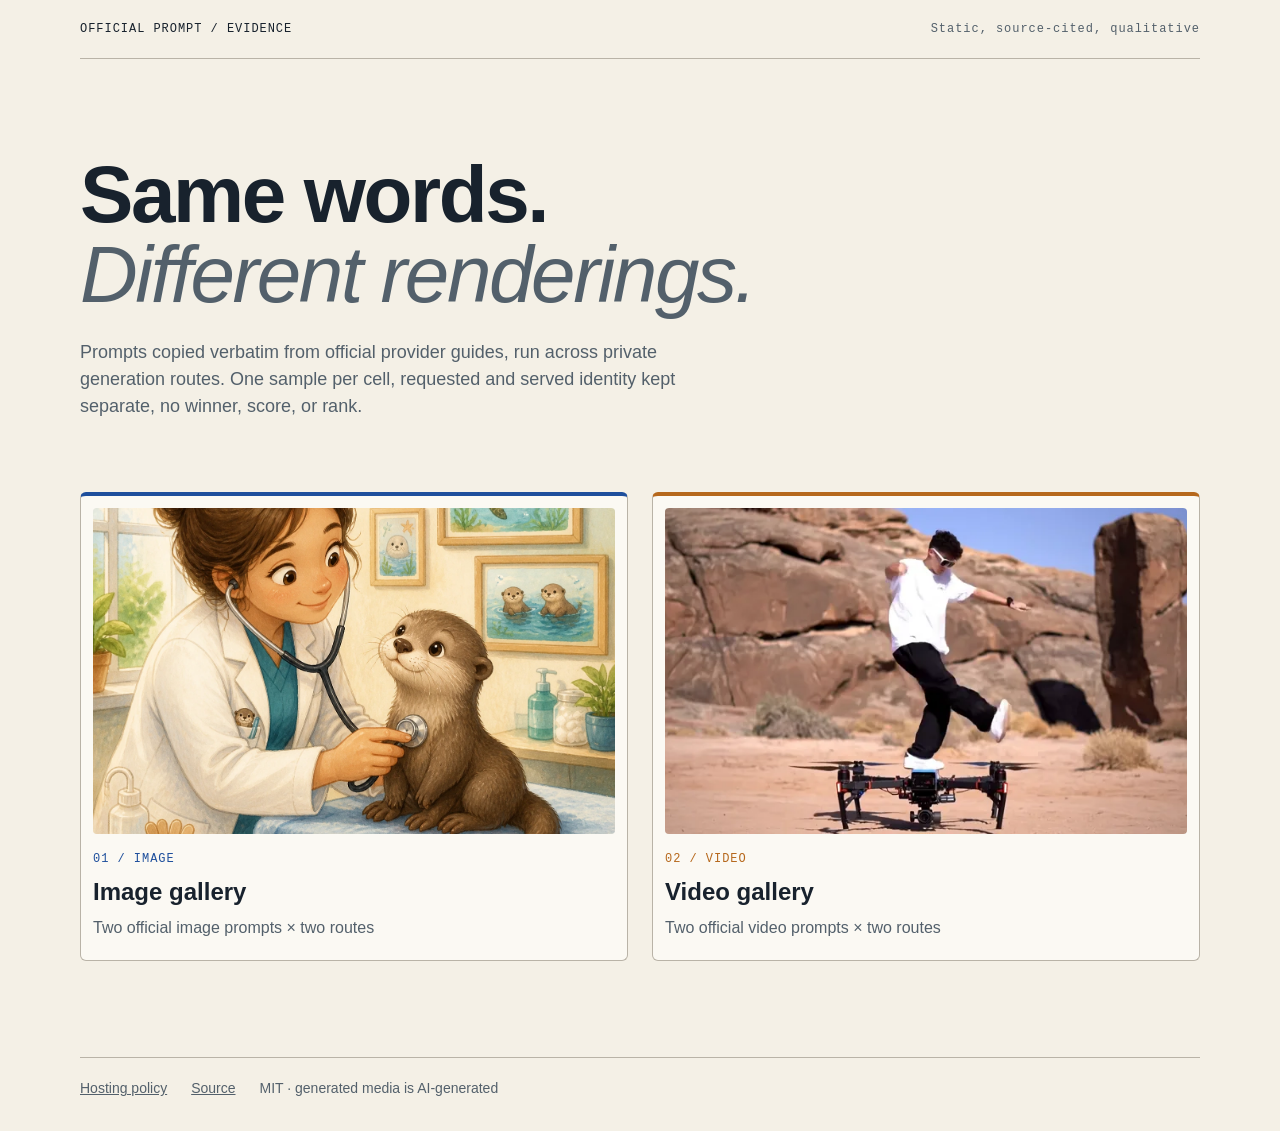
<file: index.html>
<!doctype html>
<html lang="en">
<head>
  <meta charset="utf-8">
  <meta name="viewport" content="width=device-width, initial-scale=1">
  <meta name="description" content="Source-cited evidence sheets comparing official image and video prompts across generation routes.">
  <meta name="referrer" content="no-referrer">
  <meta name="color-scheme" content="light">
  <meta http-equiv="Content-Security-Policy" content="default-src 'self'; img-src 'self' data:; script-src 'none'; style-src 'self'; connect-src 'none'; object-src 'none'; base-uri 'self'; form-action 'self'">
  <title>Official prompt gallery</title>
  <link rel="stylesheet" href="assets/landing.css">
</head>
<body>
  <header class="site-header">
    <p class="eyebrow">OFFICIAL PROMPT / EVIDENCE</p>
    <p class="header-note">Static, source-cited, qualitative</p>
  </header>
  <main>
    <section class="intro" aria-labelledby="page-heading">
      <h1 id="page-heading">Same words.<br><em>Different renderings.</em></h1>
      <p class="dek">Prompts copied verbatim from official provider guides, run across private generation routes. One sample per cell, requested and served identity kept separate, no winner, score, or rank.</p>
    </section>
    <ul class="galleries" aria-label="Galleries">
      <li>
        <a class="gallery gallery-image" href="image/">
          <img src="image/media/openai-official-01--codex-image.webp" alt="" width="640" height="400" loading="eager">
          <span class="gallery-index">01 / IMAGE</span>
          <span class="gallery-title">Image gallery</span>
          <span class="gallery-note">Two official image prompts × two routes</span>
        </a>
      </li>
      <li>
        <a class="gallery gallery-video" href="video/">
          <img src="video/media/minimax-official-01--minimax-h3.poster.webp" alt="" width="640" height="400" loading="eager">
          <span class="gallery-index">02 / VIDEO</span>
          <span class="gallery-title">Video gallery</span>
          <span class="gallery-note">Two official video prompts × two routes</span>
        </a>
      </li>
    </ul>
  </main>
  <footer class="site-footer">
    <a href="docs/hosting-policy.md">Hosting policy</a>
    <a href="https://github.com/oldwinter/official-prompt-gallery">Source</a>
    <span>MIT · generated media is AI-generated</span>
  </footer>
</body>
</html>
</file>
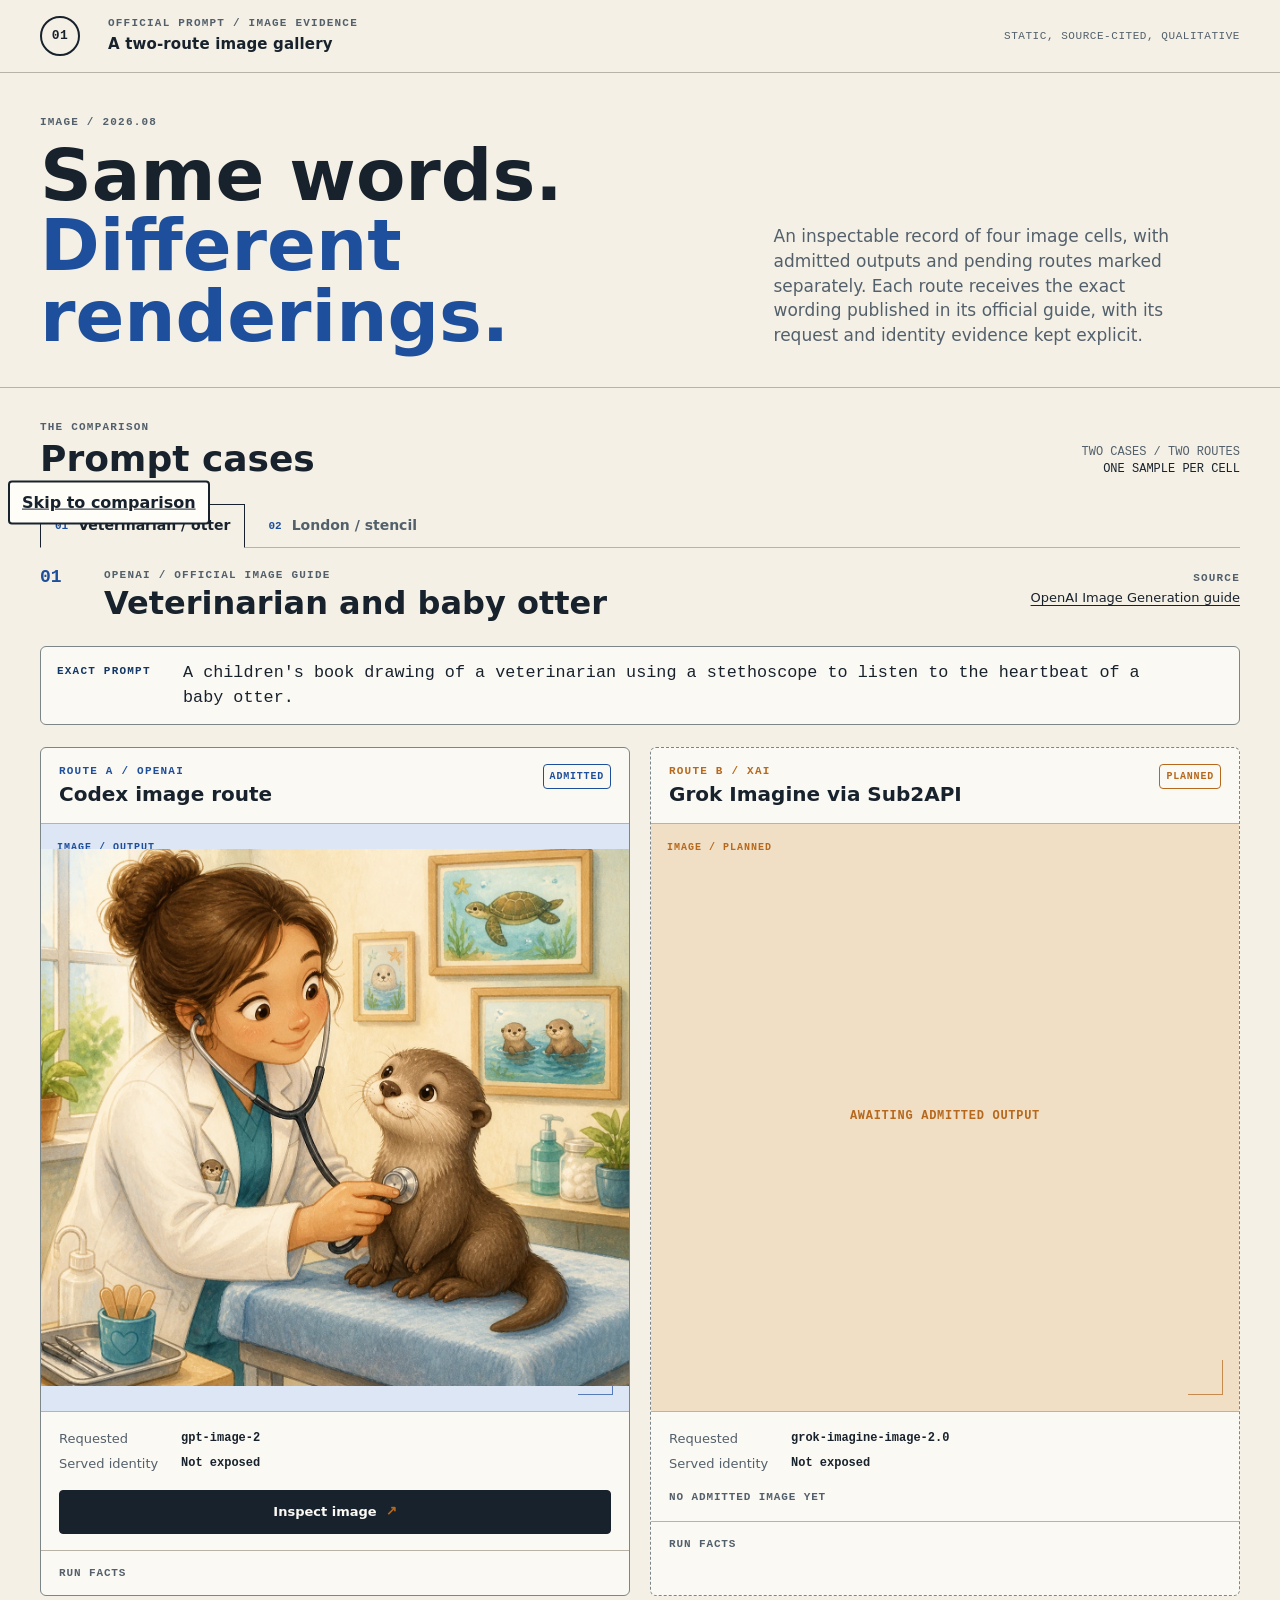
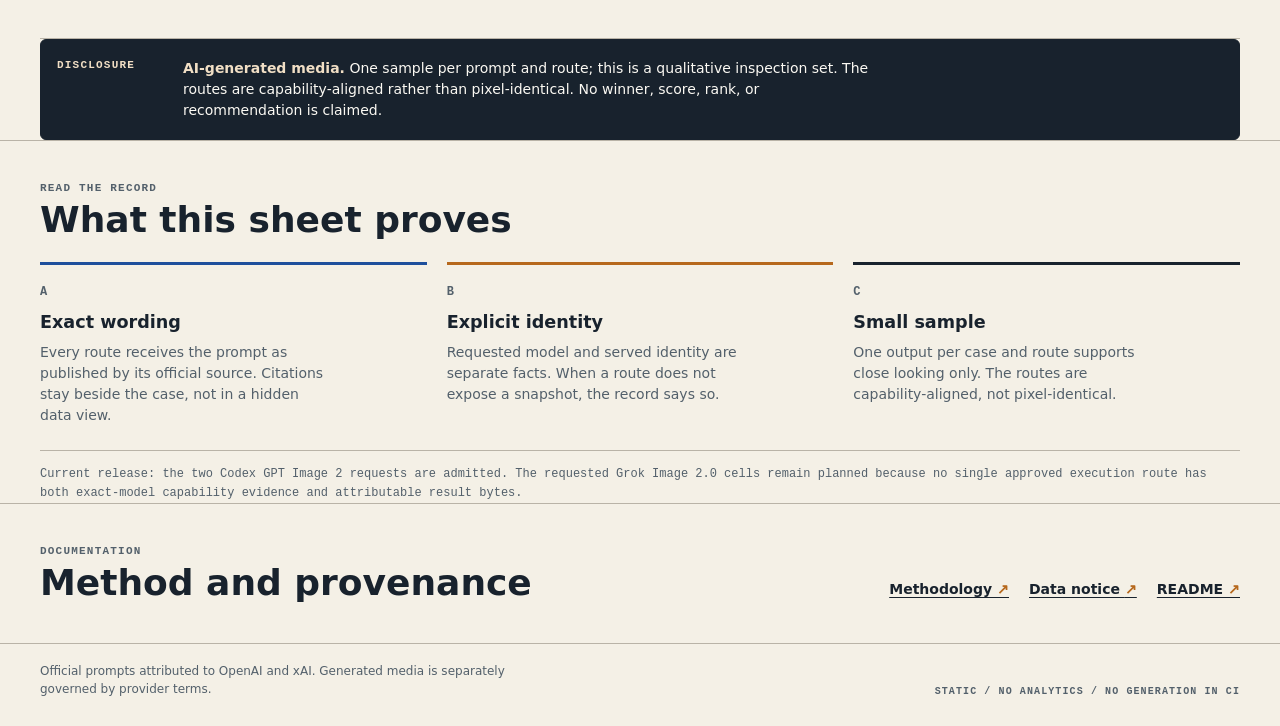
<file: image/index.html>
<!doctype html>
<html lang="en">
<head>
  <meta charset="utf-8">
  <meta name="viewport" content="width=device-width, initial-scale=1">
  <meta name="description" content="A small, source-cited image evidence sheet comparing two official prompts across two image routes.">
  <meta name="referrer" content="no-referrer">
  <meta http-equiv="Content-Security-Policy" content="default-src 'self'; img-src 'self' data:; script-src 'self'; style-src 'self'; connect-src 'none'; object-src 'none'; base-uri 'self'; form-action 'self'">
  <title>Official prompt image gallery | evidence sheet</title>
  <link rel="stylesheet" href="assets/site.css">
</head>
<body>
  <a class="skip-link" href="#comparison">Skip to comparison</a>
  <header class="site-header">
    <div class="masthead-mark" aria-hidden="true">01</div>
    <div>
      <p class="eyebrow">OFFICIAL PROMPT / IMAGE EVIDENCE</p>
      <p class="site-title">A two-route image gallery</p>
    </div>
    <p class="header-note">Static, source-cited, qualitative</p>
  </header>

  <main>
    <section class="intro-band" aria-labelledby="page-heading">
      <div class="intro-copy">
        <p class="section-index">IMAGE / 2026.08</p>
        <h1 id="page-heading">Same words.<br><em>Different renderings.</em></h1>
      </div>
      <p class="intro-dek">An inspectable record of four image cells, with admitted outputs and pending routes marked separately. Each route receives the exact wording published in its official guide, with its request and identity evidence kept explicit.</p>
    </section>

    <section id="comparison" class="comparison-section" aria-labelledby="comparison-heading">
      <div class="section-heading-row">
        <div>
          <p class="eyebrow">THE COMPARISON</p>
          <h2 id="comparison-heading">Prompt cases</h2>
        </div>
        <p class="section-aside">Two cases / two routes<br><span>one sample per cell</span></p>
      </div>

      <nav class="case-tabs" data-case-tabs role="tablist" aria-label="Prompt cases">
        <a id="tab-openai-official-01" class="case-tab is-active" href="#case-openai-official-01" role="tab" aria-controls="case-openai-official-01" aria-selected="true" tabindex="0">
          <span class="tab-number">01</span><span>Veterinarian / otter</span>
        </a>
        <a id="tab-xai-official-01" class="case-tab" href="#case-xai-official-01" role="tab" aria-controls="case-xai-official-01" aria-selected="false" tabindex="-1">
          <span class="tab-number">02</span><span>London / stencil</span>
        </a>
      </nav>

      <noscript>
        <p class="no-script-note">JavaScript is optional. Both prompt cases are listed below in document order; use the ordinary image links to open any admitted asset.</p>
      </noscript>

      <div class="case-stack">
        <article id="case-openai-official-01" class="prompt-case is-active" data-case-id="openai-official-01" role="tabpanel" aria-labelledby="tab-openai-official-01">
          <header class="case-header">
            <div class="case-number" aria-hidden="true">01</div>
            <div class="case-title-block">
              <p class="eyebrow">OPENAI / OFFICIAL IMAGE GUIDE</p>
              <h3>Veterinarian and baby otter</h3>
            </div>
            <div class="source-block">
              <span class="micro-label">SOURCE</span>
              <cite><a href="https://developers.openai.com/api/docs/guides/image-generation" rel="noreferrer">OpenAI Image Generation guide</a></cite>
            </div>
          </header>
          <div class="prompt-strip">
            <span class="micro-label">EXACT PROMPT</span>
            <blockquote data-prompt-text="A children's book drawing of a veterinarian using a stethoscope to listen to the heartbeat of a baby otter.">A children's book drawing of a veterinarian using a stethoscope to listen to the heartbeat of a baby otter.</blockquote>
          </div>
          <div class="comparison-grid" data-comparison-grid>
            <figure class="output-card output-card-cobalt" data-case-id="openai-official-01" data-route-id="codex-image" data-state="generated">
              <header class="output-header">
                <div>
                  <p class="route-index">ROUTE A / OPENAI</p>
                  <h4>Codex image route</h4>
                </div>
                <span class="status-tag">ADMITTED</span>
              </header>
              <div class="image-frame" data-image-frame>
                <a class="asset-link" href="media/openai-official-01--codex-image.webp" aria-label="Open Codex image route output for the veterinarian and baby otter prompt">
                  <img src="media/openai-official-01--codex-image.webp" width="1313" height="1198" alt="AI-generated children's book scene of a veterinarian listening to a baby otter's heartbeat with a stethoscope." loading="eager" decoding="async" data-image>
                </a>
                <p class="planned-note">Admitted output</p>
              </div>
              <figcaption>
                <div class="caption-row"><span>Requested</span><strong>gpt-image-2</strong></div>
                <div class="caption-row"><span>Served identity</span><strong>Not exposed</strong></div>
                <button class="inspect-button" type="button" data-inspect aria-haspopup="dialog" aria-label="Inspect Codex image route output for veterinarian and baby otter">Inspect image <span aria-hidden="true">↗</span></button>
              </figcaption>
              <details class="facts-details">
                <summary>Run facts</summary>
                <dl class="facts-list">
                  <div><dt>Route</dt><dd>Private Codex image-generation entitlement</dd></div>
                  <div><dt>Requested size</dt><dd>1024 × 1024</dd></div>
                  <div><dt>Admitted pixels</dt><dd>1313 × 1198</dd></div>
                  <div><dt>Quality</dt><dd>Medium requested</dd></div>
                  <div><dt>Cost</dt><dd>Included entitlement; amount not exposed</dd></div>
                  <div><dt>Seed</dt><dd>Route does not accept seed</dd></div>
                  <div><dt>Admission</dt><dd>Admitted; public bytes available</dd></div>
                </dl>
              </details>
            </figure>

            <figure class="output-card output-card-amber" data-case-id="openai-official-01" data-route-id="grok-image" data-state="planned">
              <header class="output-header">
                <div>
                  <p class="route-index">ROUTE B / xAI</p>
                  <h4>Grok Imagine via Sub2API</h4>
                </div>
                <span class="status-tag">PLANNED</span>
              </header>
              <div class="image-frame" data-image-frame>
                <div class="asset-link" data-asset-path="media/openai-official-01--grok-image.webp">
                  <img src="assets/planned-image.webp" width="1024" height="1024" alt="Placeholder for the planned veterinarian and baby otter Grok cell; no admitted public bytes yet." loading="eager" decoding="async" data-image>
                </div>
                <p class="planned-note">Awaiting admitted output</p>
              </div>
              <figcaption>
                <div class="caption-row"><span>Requested</span><strong>grok-imagine-image-2.0</strong></div>
                <div class="caption-row"><span>Served identity</span><strong>Not exposed</strong></div>
                <p class="planned-action">No admitted image yet</p>
              </figcaption>
              <details class="facts-details">
                <summary>Run facts</summary>
                <dl class="facts-list">
                  <div><dt>Route</dt><dd>Private Sub2API image-generation route</dd></div>
                  <div><dt>Requested size</dt><dd>1024 × 1024</dd></div>
                  <div><dt>Quality</dt><dd>Medium requested where accepted</dd></div>
                  <div><dt>Cost</dt><dd>Paid route; amount not exposed</dd></div>
                  <div><dt>Seed</dt><dd>Provider-assigned; not exposed</dd></div>
                  <div><dt>Admission</dt><dd>Planned; no public bytes yet</dd></div>
                </dl>
              </details>
            </figure>
          </div>
        </article>

        <article id="case-xai-official-01" class="prompt-case" data-case-id="xai-official-01" role="tabpanel" aria-labelledby="tab-xai-official-01">
          <header class="case-header">
            <div class="case-number" aria-hidden="true">02</div>
            <div class="case-title-block">
              <p class="eyebrow">xAI / OFFICIAL IMAGE GUIDE</p>
              <h3>London landmark stencil collage</h3>
            </div>
            <div class="source-block">
              <span class="micro-label">SOURCE</span>
              <cite><a href="https://docs.x.ai/developers/model-capabilities/images/generation" rel="noreferrer">xAI Image Generation guide</a></cite>
            </div>
          </header>
          <div class="prompt-strip">
            <span class="micro-label">EXACT PROMPT</span>
            <blockquote data-prompt-text="A collage of London landmarks in a stenciled street-art style">A collage of London landmarks in a stenciled street-art style</blockquote>
          </div>
          <div class="comparison-grid" data-comparison-grid>
            <figure class="output-card output-card-cobalt" data-case-id="xai-official-01" data-route-id="codex-image" data-state="generated">
              <header class="output-header">
                <div>
                  <p class="route-index">ROUTE A / OPENAI</p>
                  <h4>Codex image route</h4>
                </div>
                <span class="status-tag">ADMITTED</span>
              </header>
              <div class="image-frame" data-image-frame>
                <a class="asset-link" href="media/xai-official-01--codex-image.webp" aria-label="Open Codex image route output for the London landmark prompt">
                  <img src="media/xai-official-01--codex-image.webp" width="1536" height="1024" alt="AI-generated collage of London landmarks rendered in a stenciled street-art style." loading="lazy" decoding="async" data-image>
                </a>
                <p class="planned-note">Admitted output</p>
              </div>
              <figcaption>
                <div class="caption-row"><span>Requested</span><strong>gpt-image-2</strong></div>
                <div class="caption-row"><span>Served identity</span><strong>Not exposed</strong></div>
                <button class="inspect-button" type="button" data-inspect aria-haspopup="dialog" aria-label="Inspect Codex image route output for London landmark prompt">Inspect image <span aria-hidden="true">↗</span></button>
              </figcaption>
              <details class="facts-details">
                <summary>Run facts</summary>
                <dl class="facts-list">
                  <div><dt>Route</dt><dd>Private Codex image-generation entitlement</dd></div>
                  <div><dt>Requested size</dt><dd>1024 × 1024</dd></div>
                  <div><dt>Admitted pixels</dt><dd>1536 × 1024</dd></div>
                  <div><dt>Quality</dt><dd>Medium requested</dd></div>
                  <div><dt>Cost</dt><dd>Included entitlement; amount not exposed</dd></div>
                  <div><dt>Seed</dt><dd>Route does not accept seed</dd></div>
                  <div><dt>Admission</dt><dd>Admitted; public bytes available</dd></div>
                </dl>
              </details>
            </figure>

            <figure class="output-card output-card-amber" data-case-id="xai-official-01" data-route-id="grok-image" data-state="planned">
              <header class="output-header">
                <div>
                  <p class="route-index">ROUTE B / xAI</p>
                  <h4>Grok Imagine via Sub2API</h4>
                </div>
                <span class="status-tag">PLANNED</span>
              </header>
              <div class="image-frame" data-image-frame>
                <div class="asset-link" data-asset-path="media/xai-official-01--grok-image.webp">
                  <img src="assets/planned-image.webp" width="1024" height="1024" alt="Placeholder for the planned London landmarks Grok cell; no admitted public bytes yet." loading="lazy" decoding="async" data-image>
                </div>
                <p class="planned-note">Awaiting admitted output</p>
              </div>
              <figcaption>
                <div class="caption-row"><span>Requested</span><strong>grok-imagine-image-2.0</strong></div>
                <div class="caption-row"><span>Served identity</span><strong>Not exposed</strong></div>
                <p class="planned-action">No admitted image yet</p>
              </figcaption>
              <details class="facts-details">
                <summary>Run facts</summary>
                <dl class="facts-list">
                  <div><dt>Route</dt><dd>Private Sub2API image-generation route</dd></div>
                  <div><dt>Requested size</dt><dd>1024 × 1024</dd></div>
                  <div><dt>Quality</dt><dd>Medium requested where accepted</dd></div>
                  <div><dt>Cost</dt><dd>Paid route; amount not exposed</dd></div>
                  <div><dt>Seed</dt><dd>Provider-assigned; not exposed</dd></div>
                  <div><dt>Admission</dt><dd>Planned; no public bytes yet</dd></div>
                </dl>
              </details>
            </figure>
          </div>
        </article>
      </div>
    </section>

    <aside class="disclosure-band" aria-label="Comparison disclosure">
      <p class="eyebrow">DISCLOSURE</p>
      <p><strong>AI-generated media.</strong> One sample per prompt and route; this is a qualitative inspection set. The routes are capability-aligned rather than pixel-identical. No winner, score, rank, or recommendation is claimed.</p>
    </aside>

    <section class="reading-notes" aria-labelledby="notes-heading">
      <div class="section-heading-row">
        <div>
          <p class="eyebrow">READ THE RECORD</p>
          <h2 id="notes-heading">What this sheet proves</h2>
        </div>
      </div>
      <div class="notes-grid">
        <article class="note-block"><p class="note-number">A</p><h3>Exact wording</h3><p>Every route receives the prompt as published by its official source. Citations stay beside the case, not in a hidden data view.</p></article>
        <article class="note-block"><p class="note-number">B</p><h3>Explicit identity</h3><p>Requested model and served identity are separate facts. When a route does not expose a snapshot, the record says so.</p></article>
        <article class="note-block"><p class="note-number">C</p><h3>Small sample</h3><p>One output per case and route supports close looking only. The routes are capability-aligned, not pixel-identical.</p></article>
      </div>
      <p class="availability-note">Current release: the two Codex GPT Image 2 requests are admitted. The requested Grok Image 2.0 cells remain planned because no single approved execution route has both exact-model capability evidence and attributable result bytes.</p>
    </section>

    <section class="resources" aria-labelledby="resources-heading">
      <div>
        <p class="eyebrow">DOCUMENTATION</p>
        <h2 id="resources-heading">Method and provenance</h2>
      </div>
      <nav class="resource-links" aria-label="Repository documentation">
        <a href="METHODOLOGY.md">Methodology <span aria-hidden="true">↗</span></a>
        <a href="DATA_NOTICE.md">Data notice <span aria-hidden="true">↗</span></a>
        <a href="README.md">README <span aria-hidden="true">↗</span></a>
      </nav>
    </section>
  </main>

  <footer class="site-footer">
    <p>Official prompts attributed to OpenAI and xAI. Generated media is separately governed by provider terms.</p>
    <p class="footer-code">STATIC / NO ANALYTICS / NO GENERATION IN CI</p>
  </footer>

  <dialog id="image-inspector" aria-labelledby="inspector-title">
    <div class="dialog-shell">
      <header class="dialog-header">
        <div>
          <p class="eyebrow">FOCUS MODE</p>
          <h2 id="inspector-title">Image inspector</h2>
          <p class="dialog-context" data-inspector-context>Choose a provider to inspect.</p>
        </div>
        <form method="dialog"><button class="icon-button" type="submit" data-dialog-close aria-label="Close image inspector">Close <span aria-hidden="true">×</span></button></form>
      </header>
      <div class="inspector-controls" aria-label="Image inspector controls">
        <div class="control-group">
          <span class="micro-label" id="provider-label">PROVIDER</span>
          <div class="segmented-control" role="group" aria-labelledby="provider-label" data-provider-switch></div>
        </div>
        <fieldset class="control-group view-mode-group">
          <legend class="micro-label">VIEW</legend>
          <div class="segmented-control">
            <label><input type="radio" name="image-view" value="fit" checked data-view-mode> <span>Fit</span></label>
            <label><input type="radio" name="image-view" value="actual" data-view-mode> <span>Actual pixels</span></label>
          </div>
        </fieldset>
        <label class="zoom-control control-group" for="image-zoom"><span class="micro-label">ZOOM</span><input id="image-zoom" type="range" min="0.5" max="3" step="0.1" value="1" data-zoom aria-valuetext="100 percent"><output data-zoom-output>100%</output></label>
      </div>
      <div class="inspector-stage" data-inspector-stage tabindex="0" aria-label="Inspected image viewport">
        <a class="inspector-link" data-inspector-link href="#"><img data-inspector-image alt="" decoding="async"></a>
      </div>
      <p class="inspector-status" aria-live="polite" data-inspector-status>Fit view. Use the provider controls to change route.</p>
      <footer class="dialog-footer"><span>Use Left / Right to change provider</span><span>Esc to close</span></footer>
    </div>
  </dialog>

  <script src="assets/image-inspector.js" defer></script>
</body>
</html>
</file>
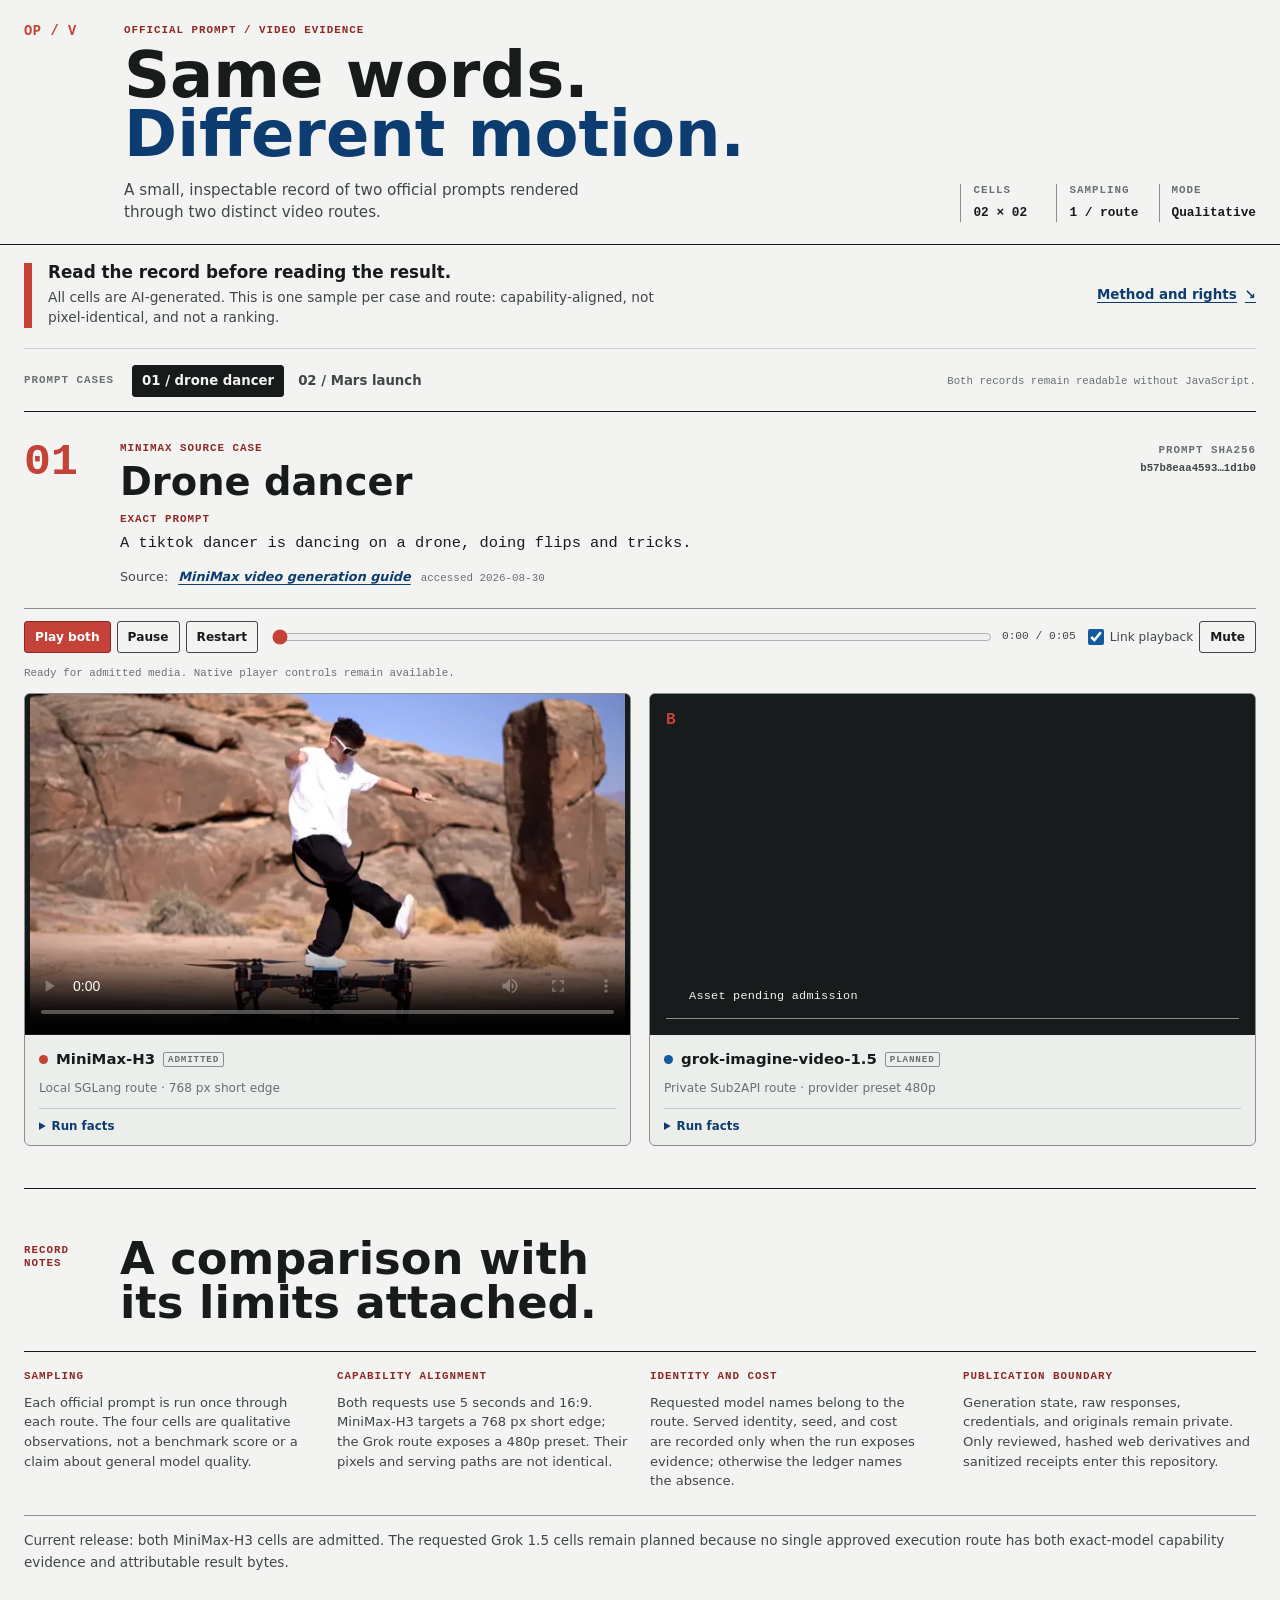
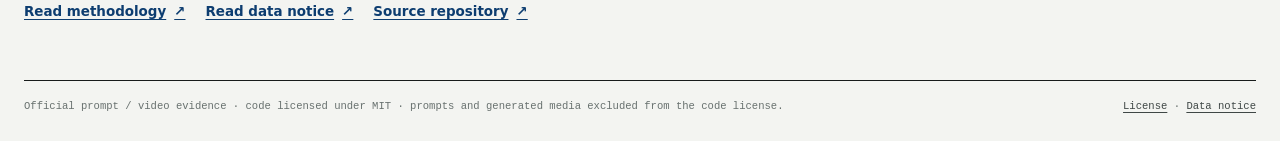
<file: video/index.html>
<!doctype html>
<html lang="en">
  <head>
    <meta charset="utf-8">
    <meta name="viewport" content="width=device-width, initial-scale=1">
    <meta name="description" content="A qualitative, capability-aligned comparison of two official video prompts across MiniMax-H3 and grok-imagine-video-1.5.">
    <meta name="referrer" content="no-referrer">
    <meta http-equiv="Content-Security-Policy" content="default-src 'self'; base-uri 'none'; connect-src 'none'; font-src 'self'; form-action 'none'; frame-ancestors 'none'; img-src 'self' data:; media-src 'self'; object-src 'none'; script-src 'self'; style-src 'self'">
    <title>Official prompt / video evidence</title>
    <link rel="stylesheet" href="assets/site.css">
  </head>
  <body>
    <a class="skip-link" href="#comparison">Skip to comparison</a>
    <header class="site-header">
      <div class="shell header-grid">
        <div class="masthead-mark" aria-hidden="true">OP / V</div>
        <div class="masthead-copy">
          <p class="eyebrow">Official prompt / video evidence</p>
          <h1>Same words.<br><span>Different motion.</span></h1>
          <p class="intro">A small, inspectable record of two official prompts rendered through two distinct video routes.</p>
        </div>
        <dl class="header-ledger" aria-label="Repository record">
          <div><dt>Cells</dt><dd>02 × 02</dd></div>
          <div><dt>Sampling</dt><dd>1 / route</dd></div>
          <div><dt>Mode</dt><dd>Qualitative</dd></div>
        </dl>
      </div>
    </header>

    <main id="comparison" class="shell">
      <section class="notice" aria-labelledby="notice-title">
        <div class="notice-rule" aria-hidden="true"></div>
        <div>
          <h2 id="notice-title">Read the record before reading the result.</h2>
          <p>All cells are AI-generated. This is one sample per case and route: capability-aligned, not pixel-identical, and not a ranking.</p>
        </div>
        <a class="text-link" href="#methodology">Method and rights <span aria-hidden="true">↘</span></a>
      </section>

      <nav class="case-nav" aria-label="Prompt cases" data-case-tabs>
        <span class="case-nav-label">Prompt cases</span>
        <div class="case-nav-links">
          <a href="#case-minimax-official-01" data-case-tab="case-minimax-official-01" aria-current="true">01 / drone dancer</a>
          <a href="#case-xai-official-01" data-case-tab="case-xai-official-01">02 / Mars launch</a>
        </div>
        <span class="case-nav-note">Both records remain readable without JavaScript.</span>
      </nav>

      <section class="case-list" aria-label="Official prompt comparisons">
        <article id="case-minimax-official-01" class="case-panel" data-case-panel="case-minimax-official-01">
          <header class="case-heading">
            <div class="case-number" aria-hidden="true">01</div>
            <div class="case-heading-copy">
              <p class="eyebrow">MiniMax source case</p>
              <h2>Drone dancer</h2>
              <p class="prompt-text"><span class="prompt-label">Exact prompt</span>A tiktok dancer is dancing on a drone, doing flips and tricks.</p>
              <p class="citation">Source: <cite><a href="https://platform.minimax.io/docs/guides/video-generation" rel="noreferrer">MiniMax video generation guide</a></cite><span class="citation-date">accessed 2026-08-30</span></p>
            </div>
            <p class="case-hash">prompt sha256<br><code>b57b8eaa4593…1d1b0</code></p>
          </header>

          <section class="video-comparison" data-video-comparison aria-label="Drone dancer output comparison">
            <div class="comparison-toolbar">
              <div class="toolbar-group toolbar-transport" aria-label="Linked playback controls">
                <button type="button" class="control control-primary" data-video-action="play">Play both</button>
                <button type="button" class="control" data-video-action="pause">Pause</button>
                <button type="button" class="control" data-video-action="restart">Restart</button>
              </div>
              <label class="range-wrap">
                <span class="sr-only">Linked timeline</span>
                <input type="range" data-video-seek min="0" max="1000" value="0" step="1" aria-label="Linked timeline, 0 percent">
              </label>
              <output class="time-readout" data-video-time>0:00 / 0:05</output>
              <div class="toolbar-group toolbar-options">
                <label class="check-control"><input type="checkbox" data-video-link checked> <span>Link playback</span></label>
                <button type="button" class="control" data-video-action="mute" aria-pressed="false">Mute</button>
              </div>
            </div>
            <p class="live-status" data-video-status role="status" aria-live="polite">Ready for admitted media. Native player controls remain available.</p>

            <div class="video-grid">
              <figure class="video-cell" data-case-id="minimax-official-01" data-route-id="minimax-h3" data-state="generated">
                <div class="media-frame">
                  <div class="planned-frame" aria-hidden="true"><span class="frame-index">A</span><span>Admitted output</span><span class="frame-line"></span></div>
                  <video controls playsinline preload="metadata" poster="media/minimax-official-01--minimax-h3.poster.webp" data-video-player data-provider="MiniMax-H3" aria-label="MiniMax-H3 output for the drone dancer prompt">
                    <source src="media/minimax-official-01--minimax-h3.mp4" type="video/mp4">
                    This MiniMax-H3 video is admitted and available with native controls.
                  </video>
                </div>
                <figcaption>
                  <div class="provider-line"><span class="provider-dot provider-dot-red" aria-hidden="true"></span><strong>MiniMax-H3</strong><span class="state-tag">ADMITTED</span></div>
                  <p>Local SGLang route · 768 px short edge</p>
                </figcaption>
                <details class="facts">
                  <summary>Run facts</summary>
                  <dl class="facts-list">
                    <div><dt>Requested</dt><dd>MiniMax-H3</dd></div>
                    <div><dt>Served identity</dt><dd>Recorded at admission</dd></div>
                    <div><dt>Route</dt><dd>Local SGLang · loopback</dd></div>
                    <div><dt>Parameters</dt><dd>5 s · 16:9 · 768 px short edge</dd></div>
                    <div><dt>Seed</dt><dd>Route does not accept seed</dd></div>
                    <div><dt>Cost</dt><dd>Local compute not priced</dd></div>
                  </dl>
                </details>
              </figure>

              <figure class="video-cell" data-case-id="minimax-official-01" data-route-id="grok-video" data-state="planned" data-asset-path="media/minimax-official-01--grok-video.mp4" data-poster-path="media/minimax-official-01--grok-video.poster.webp">
                <div class="media-frame">
                  <div class="planned-frame" role="img" aria-label="grok-imagine-video-1.5 output for the drone dancer prompt is pending admission"><span class="frame-index">B</span><span>Asset pending admission</span><span class="frame-line"></span></div>
                </div>
                <figcaption>
                  <div class="provider-line"><span class="provider-dot provider-dot-blue" aria-hidden="true"></span><strong>grok-imagine-video-1.5</strong><span class="state-tag">PLANNED</span></div>
                  <p>Private Sub2API route · provider preset 480p</p>
                </figcaption>
                <details class="facts">
                  <summary>Run facts</summary>
                  <dl class="facts-list">
                    <div><dt>Requested</dt><dd>grok-imagine-video-1.5</dd></div>
                    <div><dt>Served identity</dt><dd>Recorded at admission</dd></div>
                    <div><dt>Route</dt><dd>Private Sub2API · video generations</dd></div>
                    <div><dt>Parameters</dt><dd>5 s · 16:9 · provider preset 480p</dd></div>
                    <div><dt>Seed</dt><dd>Provider-assigned, not exposed</dd></div>
                    <div><dt>Cost</dt><dd>Paid route amount not exposed</dd></div>
                  </dl>
                </details>
              </figure>
            </div>
          </section>
        </article>

        <article id="case-xai-official-01" class="case-panel" data-case-panel="case-xai-official-01">
          <header class="case-heading">
            <div class="case-number" aria-hidden="true">02</div>
            <div class="case-heading-copy">
              <p class="eyebrow">xAI source case</p>
              <h2>Mars launch</h2>
              <p class="prompt-text"><span class="prompt-label">Exact prompt</span>A glowing crystal-powered rocket launching from the red dunes of Mars, ancient alien ruins lighting up in the background as it soars into a sky full of unfamiliar constellations</p>
              <p class="citation">Source: <cite><a href="https://docs.x.ai/developers/model-capabilities/video/generation" rel="noreferrer">xAI video generation guide</a></cite><span class="citation-date">accessed 2026-08-30</span></p>
            </div>
            <p class="case-hash">prompt sha256<br><code>4581e2710884…f54e67</code></p>
          </header>

          <section class="video-comparison" data-video-comparison aria-label="Mars launch output comparison">
            <div class="comparison-toolbar">
              <div class="toolbar-group toolbar-transport" aria-label="Linked playback controls">
                <button type="button" class="control control-primary" data-video-action="play">Play both</button>
                <button type="button" class="control" data-video-action="pause">Pause</button>
                <button type="button" class="control" data-video-action="restart">Restart</button>
              </div>
              <label class="range-wrap">
                <span class="sr-only">Linked timeline</span>
                <input type="range" data-video-seek min="0" max="1000" value="0" step="1" aria-label="Linked timeline, 0 percent">
              </label>
              <output class="time-readout" data-video-time>0:00 / 0:05</output>
              <div class="toolbar-group toolbar-options">
                <label class="check-control"><input type="checkbox" data-video-link checked> <span>Link playback</span></label>
                <button type="button" class="control" data-video-action="mute" aria-pressed="false">Mute</button>
              </div>
            </div>
            <p class="live-status" data-video-status role="status" aria-live="polite">Ready for admitted media. Native player controls remain available.</p>

            <div class="video-grid">
              <figure class="video-cell" data-case-id="xai-official-01" data-route-id="minimax-h3" data-state="generated">
                <div class="media-frame">
                  <div class="planned-frame" aria-hidden="true"><span class="frame-index">A</span><span>Admitted output</span><span class="frame-line"></span></div>
                  <video controls playsinline preload="metadata" poster="media/xai-official-01--minimax-h3.poster.webp" data-video-player data-provider="MiniMax-H3" aria-label="MiniMax-H3 output for the Mars launch prompt">
                    <source src="media/xai-official-01--minimax-h3.mp4" type="video/mp4">
                    This MiniMax-H3 video is admitted and available with native controls.
                  </video>
                </div>
                <figcaption>
                  <div class="provider-line"><span class="provider-dot provider-dot-red" aria-hidden="true"></span><strong>MiniMax-H3</strong><span class="state-tag">ADMITTED</span></div>
                  <p>Local SGLang route · 768 px short edge</p>
                </figcaption>
                <details class="facts">
                  <summary>Run facts</summary>
                  <dl class="facts-list">
                    <div><dt>Requested</dt><dd>MiniMax-H3</dd></div>
                    <div><dt>Served identity</dt><dd>Recorded at admission</dd></div>
                    <div><dt>Route</dt><dd>Local SGLang · loopback</dd></div>
                    <div><dt>Parameters</dt><dd>5 s · 16:9 · 768 px short edge</dd></div>
                    <div><dt>Seed</dt><dd>Route does not accept seed</dd></div>
                    <div><dt>Cost</dt><dd>Local compute not priced</dd></div>
                  </dl>
                </details>
              </figure>

              <figure class="video-cell" data-case-id="xai-official-01" data-route-id="grok-video" data-state="planned" data-asset-path="media/xai-official-01--grok-video.mp4" data-poster-path="media/xai-official-01--grok-video.poster.webp">
                <div class="media-frame">
                  <div class="planned-frame" role="img" aria-label="grok-imagine-video-1.5 output for the Mars launch prompt is pending admission"><span class="frame-index">B</span><span>Asset pending admission</span><span class="frame-line"></span></div>
                </div>
                <figcaption>
                  <div class="provider-line"><span class="provider-dot provider-dot-blue" aria-hidden="true"></span><strong>grok-imagine-video-1.5</strong><span class="state-tag">PLANNED</span></div>
                  <p>Private Sub2API route · provider preset 480p</p>
                </figcaption>
                <details class="facts">
                  <summary>Run facts</summary>
                  <dl class="facts-list">
                    <div><dt>Requested</dt><dd>grok-imagine-video-1.5</dd></div>
                    <div><dt>Served identity</dt><dd>Recorded at admission</dd></div>
                    <div><dt>Route</dt><dd>Private Sub2API · video generations</dd></div>
                    <div><dt>Parameters</dt><dd>5 s · 16:9 · provider preset 480p</dd></div>
                    <div><dt>Seed</dt><dd>Provider-assigned, not exposed</dd></div>
                    <div><dt>Cost</dt><dd>Paid route amount not exposed</dd></div>
                  </dl>
                </details>
              </figure>
            </div>
          </section>
        </article>
      </section>

      <section class="methodology" id="methodology" aria-labelledby="methodology-title">
        <div class="methodology-heading">
          <p class="eyebrow">Record notes</p>
          <h2 id="methodology-title">A comparison with its limits attached.</h2>
        </div>
        <div class="methodology-grid">
          <div>
            <h3>Sampling</h3>
            <p>Each official prompt is run once through each route. The four cells are qualitative observations, not a benchmark score or a claim about general model quality.</p>
          </div>
          <div>
            <h3>Capability alignment</h3>
            <p>Both requests use 5 seconds and 16:9. MiniMax-H3 targets a 768 px short edge; the Grok route exposes a 480p preset. Their pixels and serving paths are not identical.</p>
          </div>
          <div>
            <h3>Identity and cost</h3>
            <p>Requested model names belong to the route. Served identity, seed, and cost are recorded only when the run exposes evidence; otherwise the ledger names the absence.</p>
          </div>
          <div>
            <h3>Publication boundary</h3>
            <p>Generation state, raw responses, credentials, and originals remain private. Only reviewed, hashed web derivatives and sanitized receipts enter this repository.</p>
          </div>
        </div>
        <p class="availability-note">Current release: both MiniMax-H3 cells are admitted. The requested Grok 1.5 cells remain planned because no single approved execution route has both exact-model capability evidence and attributable result bytes.</p>
        <p class="methodology-links"><a class="text-link" href="METHODOLOGY.md">Read methodology <span aria-hidden="true">↗</span></a><a class="text-link" href="DATA_NOTICE.md">Read data notice <span aria-hidden="true">↗</span></a><a class="text-link" href="https://github.com/oldwinter/official-prompt-gallery/tree/main/video" rel="noreferrer">Source repository <span aria-hidden="true">↗</span></a></p>
      </section>
    </main>

    <footer class="site-footer shell">
      <p>Official prompt / video evidence · code licensed under MIT · prompts and generated media excluded from the code license.</p>
      <p><a href="LICENSE">License</a> <span aria-hidden="true">·</span> <a href="DATA_NOTICE.md">Data notice</a></p>
    </footer>

    <script type="module" src="assets/video-controls.js"></script>
  </body>
</html>
</file>
<file: assets/landing.css>
:root {
  --paper: #f4f0e6;
  --paper-light: #fbf9f3;
  --ink: #18222d;
  --ink-soft: #53606b;
  --line: #b9b3a7;
  --cobalt: #1e4f9c;
  --amber: #b6681c;
  --focus: #0b5bd3;
  --radius-frame: 6px;
  --font-sans: "IBM Plex Sans", "Avenir Next", "Helvetica Neue", sans-serif;
  --font-mono: "IBM Plex Mono", "SFMono-Regular", Consolas, monospace;
}

* { box-sizing: border-box; }

body {
  margin: 0;
  min-height: 100vh;
  display: flex;
  flex-direction: column;
  background: var(--paper);
  color: var(--ink);
  font-family: var(--font-sans);
  line-height: 1.5;
}

a { color: inherit; }
a:focus-visible { outline: 3px solid var(--focus); outline-offset: 3px; }

.site-header,
.site-footer,
main {
  width: min(1120px, 100% - 32px);
  margin-inline: auto;
}

.site-header {
  display: flex;
  justify-content: space-between;
  gap: 16px;
  padding: 20px 0;
  border-bottom: 1px solid var(--line);
  font-family: var(--font-mono);
  font-size: 0.75rem;
  letter-spacing: 0.08em;
}

.site-header p { margin: 0; }
.header-note { color: var(--ink-soft); }

main { flex: 1; padding: clamp(40px, 8vw, 96px) 0; }

.intro { max-width: 760px; margin-bottom: clamp(40px, 6vw, 72px); }

h1 {
  margin: 0 0 24px;
  font-size: clamp(2.5rem, 7vw, 5rem);
  line-height: 1;
  letter-spacing: -0.03em;
  font-weight: 600;
}

h1 em { font-style: italic; font-weight: 400; color: var(--ink-soft); }

.dek { margin: 0; max-width: 60ch; font-size: 1.125rem; color: var(--ink-soft); }

.galleries {
  list-style: none;
  margin: 0;
  padding: 0;
  display: grid;
  grid-template-columns: repeat(auto-fit, minmax(min(100%, 320px), 1fr));
  gap: 24px;
}

.gallery {
  display: grid;
  gap: 6px;
  padding: 12px 12px 20px;
  background: var(--paper-light);
  border: 1px solid var(--line);
  border-top: 4px solid var(--route, var(--cobalt));
  border-radius: var(--radius-frame);
  text-decoration: none;
  transition: transform 160ms ease-out, box-shadow 160ms ease-out;
}

.gallery-video { --route: var(--amber); }

.gallery:hover { transform: translateY(-2px); box-shadow: 0 10px 24px rgb(24 34 45 / 0.12); }

.gallery img {
  width: 100%;
  height: auto;
  aspect-ratio: 16 / 10;
  object-fit: cover;
  border-radius: 4px;
  margin-bottom: 10px;
  background: var(--paper);
}

.gallery-index { font-family: var(--font-mono); font-size: 0.75rem; letter-spacing: 0.08em; color: var(--route, var(--cobalt)); }
.gallery-title { font-size: 1.5rem; font-weight: 600; }
.gallery-note { color: var(--ink-soft); }

.site-footer {
  display: flex;
  flex-wrap: wrap;
  gap: 8px 24px;
  padding: 20px 0 32px;
  border-top: 1px solid var(--line);
  font-size: 0.875rem;
  color: var(--ink-soft);
}

@media (prefers-reduced-motion: reduce) {
  .gallery { transition: none; }
  .gallery:hover { transform: none; }
}
</file>
<file: image/assets/site.css>
:root {
  --paper: #f4f0e6;
  --paper-deep: #e8e1d2;
  --paper-light: #fbf9f3;
  --ink: #18222d;
  --ink-soft: #53606b;
  --line: #b9b3a7;
  --line-strong: #7c8588;
  --cobalt: #1e4f9c;
  --cobalt-dark: #123665;
  --cobalt-pale: #dce6f4;
  --amber: #b6681c;
  --amber-dark: #78400e;
  --amber-pale: #f1dfc5;
  --white: #fffdf8;
  --focus: #0b5bd3;
  --radius-control: 4px;
  --radius-frame: 6px;
  --font-sans: "Avenir Next", "Helvetica Neue", -apple-system, system-ui, sans-serif;
  --font-mono: "SFMono-Regular", "SF Mono", Consolas, "Liberation Mono", monospace;
  --ease-out: cubic-bezier(.2, .75, .25, 1);
  color-scheme: light;
}

* {
  box-sizing: border-box;
}

html {
  background: var(--paper);
  color: var(--ink);
  font-family: var(--font-sans);
  font-size: 16px;
  line-height: 1.5;
  text-wrap: pretty;
}

body {
  margin: 0;
  min-width: 320px;
  background: var(--paper);
  color: var(--ink);
  text-wrap: pretty;
}

a {
  color: inherit;
}

a:hover {
  color: var(--cobalt-dark);
}

button,
input {
  font: inherit;
}

button,
a,
summary,
input[type="radio"],
input[type="range"] {
  -webkit-tap-highlight-color: transparent;
}

:where(a, button, summary, input):focus-visible {
  outline: 3px solid var(--focus);
  outline-offset: 3px;
}

.skip-link {
  position: fixed;
  z-index: 20;
  top: 8px;
  left: 8px;
  padding: 8px 12px;
  border: 2px solid var(--ink);
  border-radius: var(--radius-control);
  background: var(--white);
  color: var(--ink);
  font-weight: 700;
  transform: translateY(-160%);
  transition: transform 160ms var(--ease-out);
}

.skip-link:focus-visible {
  transform: translateY(0);
}

.site-header {
  display: grid;
  grid-template-columns: 52px 1fr auto;
  gap: 16px;
  align-items: center;
  max-width: 1360px;
  min-height: 72px;
  margin: 0 auto;
  padding: 16px 40px;
  border-bottom: 1px solid var(--line);
}

.masthead-mark {
  display: grid;
  width: 40px;
  height: 40px;
  place-items: center;
  border: 2px solid var(--ink);
  border-radius: 50%;
  color: var(--ink);
  font-family: var(--font-mono);
  font-size: 13px;
  font-weight: 700;
  letter-spacing: .04em;
}

.eyebrow,
.micro-label,
.section-index,
.route-index,
.footer-code {
  margin: 0;
  color: var(--ink-soft);
  font-family: var(--font-mono);
  font-size: 11px;
  font-weight: 700;
  letter-spacing: .11em;
  line-height: 1.35;
  text-transform: uppercase;
}

.site-title {
  margin: 2px 0 0;
  font-size: 15px;
  font-weight: 700;
  letter-spacing: .01em;
}

.header-note {
  margin: 0;
  color: var(--ink-soft);
  font-family: var(--font-mono);
  font-size: 11px;
  letter-spacing: .05em;
  text-align: right;
  text-transform: uppercase;
}

main {
  max-width: 1360px;
  margin: 0 auto;
}

.intro-band {
  display: grid;
  grid-template-columns: minmax(0, 1.15fr) minmax(260px, .85fr);
  gap: clamp(32px, 8vw, 128px);
  align-items: end;
  padding: 42px 40px 36px;
}

.intro-copy h1 {
  max-width: 720px;
  margin: 10px 0 0;
  font-size: 4.5rem;
  font-weight: 700;
  letter-spacing: 0;
  line-height: .98;
}

.intro-copy h1 em {
  color: var(--cobalt);
  font-style: normal;
}

.intro-dek {
  max-width: 410px;
  margin: 0 0 4px;
  color: var(--ink-soft);
  font-size: 17px;
  line-height: 1.45;
}

.comparison-section,
.reading-notes,
.resources {
  border-top: 1px solid var(--line);
  padding: 32px 40px 0;
}

.section-heading-row {
  display: flex;
  justify-content: space-between;
  gap: 24px;
  align-items: end;
}

.section-heading-row h2,
.resources h2 {
  margin: 5px 0 0;
  font-size: 2.25rem;
  letter-spacing: 0;
  line-height: 1.04;
}

.section-aside {
  margin: 0;
  color: var(--ink-soft);
  font-family: var(--font-mono);
  font-size: 12px;
  line-height: 1.4;
  text-align: right;
  text-transform: uppercase;
}

.section-aside span {
  color: var(--ink);
}

.case-tabs {
  display: flex;
  flex-wrap: wrap;
  gap: 8px;
  margin: 26px 0 20px;
  border-bottom: 1px solid var(--line);
}

.case-tab {
  display: inline-flex;
  gap: 10px;
  align-items: center;
  min-height: 44px;
  margin-bottom: -1px;
  padding: 8px 14px;
  border: 1px solid transparent;
  border-bottom-color: var(--line);
  color: var(--ink-soft);
  font-size: 14px;
  font-weight: 700;
  text-decoration: none;
  transition: background-color 160ms var(--ease-out), color 160ms var(--ease-out), border-color 160ms var(--ease-out);
}

.case-tab:hover {
  border-color: var(--line);
  color: var(--ink);
}

.case-tab.is-active {
  border-color: var(--ink);
  border-bottom-color: var(--paper);
  background: var(--paper);
  color: var(--ink);
}

.tab-number {
  color: var(--cobalt);
  font-family: var(--font-mono);
  font-size: 11px;
}

.no-script-note {
  margin: 16px 0;
  padding: 10px 12px;
  border-left: 3px solid var(--amber);
  background: var(--amber-pale);
  color: var(--amber-dark);
  font-size: 14px;
}

.case-stack {
  display: grid;
  gap: 44px;
}

.prompt-case {
  min-width: 0;
  padding: 0 0 42px;
  border-bottom: 1px solid var(--line);
  scroll-margin-top: 24px;
}

/* JavaScript adds this class only after the tab controller is ready. */
.has-image-inspector .prompt-case:not(.is-active) {
  display: none;
}

.case-header {
  display: grid;
  grid-template-columns: 48px minmax(0, 1fr) minmax(210px, .55fr);
  gap: 16px;
  align-items: start;
}

.case-number {
  color: var(--cobalt);
  font-family: var(--font-mono);
  font-size: 18px;
  font-weight: 700;
  line-height: 1;
}

.case-title-block h3 {
  margin: 4px 0 0;
  font-size: 2rem;
  letter-spacing: 0;
  line-height: 1.05;
}

.source-block {
  justify-self: end;
  max-width: 280px;
  font-size: 13px;
  line-height: 1.4;
  text-align: right;
}

.source-block cite {
  display: block;
  margin-top: 3px;
  font-style: normal;
}

.source-block a,
.resource-links a {
  text-decoration-thickness: 1px;
  text-underline-offset: 3px;
}

.prompt-strip {
  display: grid;
  grid-template-columns: 110px minmax(0, 1fr);
  gap: 16px;
  align-items: start;
  margin: 26px 0 22px;
  padding: 14px 16px;
  border: 1px solid var(--line-strong);
  border-radius: var(--radius-frame);
  background: var(--paper-light);
}

.prompt-strip .micro-label {
  padding-top: 3px;
  color: var(--cobalt-dark);
}

.prompt-strip blockquote {
  margin: 0;
  color: var(--ink);
  font-family: var(--font-mono);
  font-size: 1.05rem;
  line-height: 1.45;
}

.comparison-grid {
  display: grid;
  grid-template-columns: repeat(2, minmax(0, 1fr));
  gap: 20px;
}

.output-card {
  min-width: 0;
  margin: 0;
  border: 1px solid var(--line-strong);
  border-radius: var(--radius-frame);
  background: var(--paper-light);
  overflow: clip;
}

.output-card-cobalt {
  --route-color: var(--cobalt);
  --route-pale: var(--cobalt-pale);
}

.output-card-amber {
  --route-color: var(--amber);
  --route-pale: var(--amber-pale);
}

.output-header {
  display: flex;
  justify-content: space-between;
  gap: 16px;
  align-items: start;
  min-height: 76px;
  padding: 16px 18px 14px;
  border-bottom: 1px solid var(--line);
}

.route-index {
  color: var(--route-color);
}

.output-header h4 {
  margin: 4px 0 0;
  font-size: 1.25rem;
  letter-spacing: 0;
  line-height: 1.1;
}

.status-tag {
  flex: 0 0 auto;
  padding: 4px 6px;
  border: 1px solid var(--route-color);
  border-radius: var(--radius-control);
  color: var(--route-color);
  font-family: var(--font-mono);
  font-size: 10px;
  font-weight: 700;
  letter-spacing: .08em;
}

.image-frame {
  position: relative;
  aspect-ratio: 1 / 1;
  display: grid;
  place-items: center;
  border-bottom: 1px solid var(--line);
  background: var(--route-pale);
  overflow: hidden;
}

.image-frame::before {
  position: absolute;
  top: 16px;
  left: 16px;
  color: var(--route-color);
  content: "IMAGE / OUTPUT";
  font-family: var(--font-mono);
  font-size: 10px;
  font-weight: 700;
  letter-spacing: .1em;
}

.output-card[data-state="planned"] .image-frame::before {
  content: "IMAGE / PLANNED";
}

.image-frame::after {
  position: absolute;
  right: 16px;
  bottom: 16px;
  width: 34px;
  height: 34px;
  border-right: 1px solid var(--route-color);
  border-bottom: 1px solid var(--route-color);
  content: "";
  opacity: .7;
}

.asset-link {
  position: relative;
  z-index: 1;
  display: block;
  width: 100%;
  height: 100%;
}

.asset-link img {
  display: block;
  width: 100%;
  height: 100%;
  object-fit: contain;
  color: var(--route-color);
  font-size: 13px;
  line-height: 1.4;
}

.output-card[data-state="planned"] {
  border-style: dashed;
}

.output-card[data-state="planned"] .asset-link img {
  opacity: 0;
}

.planned-note {
  position: absolute;
  z-index: 0;
  top: 50%;
  left: 50%;
  width: min(78%, 260px);
  margin: 0;
  color: var(--route-color);
  font-family: var(--font-mono);
  font-size: 12px;
  font-weight: 700;
  letter-spacing: .06em;
  line-height: 1.45;
  text-align: center;
  text-transform: uppercase;
  transform: translate(-50%, -50%);
}

.output-card[data-state="generated"] .planned-note {
  display: none;
}

.planned-action {
  margin: 12px 0 0;
  color: var(--ink-soft);
  font-family: var(--font-mono);
  font-size: 11px;
  font-weight: 700;
  letter-spacing: .08em;
  text-transform: uppercase;
}

.output-card figcaption {
  padding: 14px 18px 16px;
}

.caption-row {
  display: grid;
  grid-template-columns: 112px minmax(0, 1fr);
  gap: 10px;
  padding: 3px 0;
  color: var(--ink-soft);
  font-size: 13px;
}

.caption-row strong {
  min-width: 0;
  color: var(--ink);
  font-family: var(--font-mono);
  font-size: 12px;
  font-weight: 600;
  overflow-wrap: anywhere;
}

.inspect-button,
.icon-button {
  display: inline-flex;
  gap: 9px;
  align-items: center;
  justify-content: center;
  min-height: 44px;
  border: 1px solid var(--ink);
  border-radius: var(--radius-control);
  background: var(--ink);
  color: var(--paper-light);
  cursor: pointer;
  font-size: 13px;
  font-weight: 700;
  line-height: 1.2;
  transition: background-color 160ms var(--ease-out), color 160ms var(--ease-out), transform 160ms var(--ease-out);
}

.inspect-button {
  width: 100%;
  margin-top: 13px;
  padding: 9px 12px;
}

.inspect-button:hover,
.icon-button:hover {
  background: var(--route-color, var(--cobalt));
  border-color: var(--route-color, var(--cobalt));
  color: var(--white);
}

.inspect-button:active,
.icon-button:active {
  transform: translateY(1px);
}

.facts-details {
  border-top: 1px solid var(--line);
}

.facts-details summary {
  display: flex;
  min-height: 44px;
  align-items: center;
  padding: 10px 18px;
  color: var(--ink-soft);
  cursor: pointer;
  font-family: var(--font-mono);
  font-size: 11px;
  font-weight: 700;
  letter-spacing: .08em;
  text-transform: uppercase;
}

.facts-details summary::marker {
  color: var(--route-color);
}

.facts-details[open] summary {
  color: var(--route-color);
}

.facts-list {
  margin: 0;
  padding: 0 18px 16px;
}

.facts-list > div {
  display: grid;
  grid-template-columns: 112px minmax(0, 1fr);
  gap: 10px;
  padding: 5px 0;
  border-top: 1px solid var(--paper-deep);
  font-size: 12px;
}

.facts-list dt {
  color: var(--ink-soft);
}

.facts-list dd {
  margin: 0;
  color: var(--ink);
  overflow-wrap: anywhere;
}

.reading-notes {
  padding-top: 40px;
}

.disclosure-band {
  display: grid;
  grid-template-columns: 110px minmax(0, 1fr);
  gap: 16px;
  margin: 0 40px;
  padding: 18px 16px;
  border: 1px solid var(--ink);
  border-radius: var(--radius-frame);
  background: var(--ink);
  color: var(--paper-light);
}

.disclosure-band .eyebrow {
  color: var(--amber-pale);
}

.disclosure-band p:last-child {
  max-width: 78ch;
  margin: 0;
  font-size: 14px;
  line-height: 1.5;
}

.disclosure-band strong {
  color: var(--amber-pale);
}

.notes-grid {
  display: grid;
  grid-template-columns: repeat(3, minmax(0, 1fr));
  gap: 20px;
  margin-top: 24px;
}

.availability-note {
  margin: 24px 0 0;
  padding-top: 14px;
  border-top: 1px solid var(--line);
  color: var(--ink-soft);
  font-family: var(--font-mono);
  font-size: 12px;
  line-height: 1.6;
}

.note-block {
  min-width: 0;
  padding: 18px 0 0;
  border-top: 3px solid var(--ink);
}

.note-block:nth-child(1) {
  border-top-color: var(--cobalt);
}

.note-block:nth-child(2) {
  border-top-color: var(--amber);
}

.note-number {
  margin: 0;
  color: var(--ink-soft);
  font-family: var(--font-mono);
  font-size: 12px;
  font-weight: 700;
}

.note-block h3 {
  margin: 8px 0 6px;
  font-size: 1.1rem;
}

.note-block p:last-child {
  max-width: 34ch;
  margin: 0;
  color: var(--ink-soft);
  font-size: 14px;
  line-height: 1.5;
}

.resources {
  display: grid;
  grid-template-columns: 1fr auto;
  gap: 32px;
  align-items: end;
  padding-top: 40px;
  padding-bottom: 42px;
}

.resource-links {
  display: flex;
  flex-wrap: wrap;
  justify-content: end;
  gap: 10px 20px;
}

.resource-links a {
  font-size: 14px;
  font-weight: 700;
}

.resource-links span,
.inspect-button span {
  color: var(--amber);
  font-family: var(--font-mono);
}

.site-footer {
  display: flex;
  justify-content: space-between;
  gap: 24px;
  max-width: 1360px;
  margin: 0 auto;
  padding: 18px 40px 28px;
  border-top: 1px solid var(--line);
  color: var(--ink-soft);
  font-size: 12px;
}

.site-footer p {
  max-width: 64ch;
  margin: 0;
}

.footer-code {
  flex: 0 0 auto;
  align-self: end;
  font-size: 10px;
  text-align: right;
}

dialog {
  width: min(1080px, calc(100vw - 32px));
  max-width: 1080px;
  max-height: calc(100dvh - 32px);
  padding: 0;
  border: 1px solid var(--ink);
  border-radius: var(--radius-frame);
  background: var(--paper);
  color: var(--ink);
  box-shadow: 0 18px 60px rgba(24, 34, 45, .28);
}

dialog::backdrop {
  background: rgba(24, 34, 45, .72);
}

.dialog-shell {
  display: grid;
  grid-template-rows: auto auto minmax(0, 1fr) auto auto;
  max-height: calc(100dvh - 32px);
  min-height: min(680px, calc(100dvh - 32px));
}

.dialog-header {
  display: flex;
  justify-content: space-between;
  gap: 20px;
  align-items: start;
  padding: 20px 22px 16px;
  border-bottom: 1px solid var(--line);
}

.dialog-header h2 {
  margin: 4px 0 0;
  font-size: 2rem;
  letter-spacing: 0;
  line-height: 1.05;
}

.dialog-context {
  margin: 5px 0 0;
  color: var(--ink-soft);
  font-size: 13px;
}

.icon-button {
  min-width: 76px;
  padding: 8px 10px;
  background: transparent;
  color: var(--ink);
}

.icon-button span {
  color: var(--amber);
  font-size: 20px;
  font-weight: 400;
  line-height: .8;
}

.inspector-controls {
  display: flex;
  flex-wrap: wrap;
  gap: 18px 28px;
  align-items: end;
  padding: 14px 22px;
  border-bottom: 1px solid var(--line);
}

.control-group {
  display: grid;
  gap: 6px;
  min-width: 0;
  margin: 0;
  padding: 0;
  border: 0;
}

.segmented-control {
  display: inline-flex;
  flex-wrap: wrap;
  gap: 4px;
}

.segmented-control button,
.segmented-control label {
  display: inline-flex;
  min-height: 40px;
  align-items: center;
  justify-content: center;
  padding: 7px 11px;
  border: 1px solid var(--line-strong);
  border-radius: var(--radius-control);
  background: var(--paper-light);
  color: var(--ink-soft);
  cursor: pointer;
  font-family: var(--font-mono);
  font-size: 11px;
  font-weight: 700;
  letter-spacing: .02em;
}

.segmented-control button:hover,
.segmented-control label:hover {
  border-color: var(--ink);
  color: var(--ink);
}

.segmented-control button.is-active,
.segmented-control input:checked + span {
  border-color: var(--ink);
  background: var(--ink);
  color: var(--paper-light);
}

.segmented-control input {
  position: absolute;
  width: 1px;
  height: 1px;
  opacity: 0;
}

.zoom-control {
  grid-template-columns: auto minmax(110px, 180px) auto;
  gap: 10px;
  align-items: center;
}

.zoom-control .micro-label {
  grid-column: 1 / -1;
}

.zoom-control output {
  min-width: 42px;
  color: var(--ink);
  font-family: var(--font-mono);
  font-size: 11px;
  font-weight: 700;
  text-align: right;
}

input[type="range"] {
  width: 100%;
  accent-color: var(--cobalt);
}

.inspector-stage {
  min-height: 0;
  margin: 18px 22px;
  border: 1px solid var(--line-strong);
  border-radius: var(--radius-frame);
  background: var(--paper-deep);
  overflow: auto;
  overscroll-behavior: contain;
}

.inspector-link {
  display: grid;
  min-width: 100%;
  min-height: 100%;
  place-items: center;
  padding: 24px;
}

.inspector-link img {
  display: block;
  width: min(100%, 720px);
  height: auto;
  max-height: 100%;
  object-fit: contain;
  transform-origin: center center;
}

.inspector-stage[data-view="actual"] .inspector-link {
  place-items: start center;
}

.inspector-stage[data-view="actual"] .inspector-link img {
  width: auto;
  max-width: none;
  max-height: none;
}

.inspector-status {
  min-height: 24px;
  margin: 0 22px 12px;
  color: var(--ink-soft);
  font-family: var(--font-mono);
  font-size: 11px;
}

.dialog-footer {
  display: flex;
  justify-content: space-between;
  gap: 16px;
  padding: 10px 22px 14px;
  border-top: 1px solid var(--line);
  color: var(--ink-soft);
  font-family: var(--font-mono);
  font-size: 10px;
  letter-spacing: .04em;
  text-transform: uppercase;
}

@media (max-width: 900px) {
  .site-header,
  .intro-band,
  .comparison-section,
  .disclosure-band,
  .reading-notes,
  .resources,
  .site-footer {
    padding-left: 24px;
    padding-right: 24px;
  }

  .intro-band {
    gap: 32px;
  }

  .case-header {
    grid-template-columns: 40px minmax(0, 1fr) minmax(170px, .6fr);
  }
}

@media (max-width: 700px) {
  .site-header {
    grid-template-columns: 44px 1fr;
    min-height: 64px;
    padding-top: 12px;
    padding-bottom: 12px;
  }

  .header-note {
    display: none;
  }

  .intro-band {
    grid-template-columns: 1fr;
    gap: 20px;
    padding-top: 34px;
    padding-bottom: 30px;
  }

  .intro-copy h1 {
    font-size: 3.6rem;
  }

  .intro-dek {
    max-width: 60ch;
  }

  .section-heading-row h2,
  .resources h2 {
    font-size: 1.9rem;
  }

  .case-title-block h3 {
    font-size: 1.7rem;
  }

  .disclosure-band {
    grid-template-columns: 1fr;
    gap: 7px;
    margin-right: 24px;
    margin-left: 24px;
  }

  .case-header {
    grid-template-columns: 38px minmax(0, 1fr);
  }

  .source-block {
    grid-column: 2;
    justify-self: start;
    max-width: 100%;
    text-align: left;
  }

  .prompt-strip {
    grid-template-columns: 1fr;
    gap: 7px;
  }

  .notes-grid {
    grid-template-columns: 1fr;
    gap: 24px;
  }

  .note-block p:last-child {
    max-width: 60ch;
  }

  .resources {
    grid-template-columns: 1fr;
    gap: 20px;
  }

  .resource-links {
    justify-content: start;
  }

  .site-footer {
    display: grid;
    gap: 10px;
  }

  .footer-code {
    text-align: left;
  }

  .dialog-shell {
    min-height: calc(100dvh - 32px);
  }
}

@media (max-width: 560px) {
  .site-header,
  .intro-band,
  .comparison-section,
  .disclosure-band,
  .reading-notes,
  .resources,
  .site-footer {
    padding-left: 16px;
    padding-right: 16px;
  }

  .comparison-grid {
    grid-template-columns: 1fr;
    gap: 16px;
  }

  .intro-copy h1 {
    font-size: 2.85rem;
  }

  .disclosure-band {
    margin-right: 16px;
    margin-left: 16px;
  }

  .case-tabs {
    gap: 4px;
  }

  .case-tab {
    flex: 1 1 100%;
  }

  .output-header,
  .output-card figcaption {
    padding-left: 14px;
    padding-right: 14px;
  }

  .facts-list {
    padding-left: 14px;
    padding-right: 14px;
  }

  .dialog-header,
  .inspector-controls,
  .dialog-footer {
    padding-left: 16px;
    padding-right: 16px;
  }

  .inspector-stage {
    margin-right: 16px;
    margin-left: 16px;
  }

  .inspector-status {
    margin-right: 16px;
    margin-left: 16px;
  }
}

@media (prefers-reduced-motion: reduce) {
  *,
  *::before,
  *::after {
    scroll-behavior: auto !important;
    transition-duration: .01ms !important;
    animation-duration: .01ms !important;
    animation-iteration-count: 1 !important;
  }
}
</file>
<file: video/assets/site.css>
:root {
  --paper: #f3f4f1;
  --paper-deep: #e6e9e5;
  --paper-quiet: #eceeeb;
  --ink: #171b1b;
  --ink-soft: #3f4746;
  --muted: #68716f;
  --line: #c5cdca;
  --line-strong: #87928f;
  --signal: #c44238;
  --signal-dark: #8f2925;
  --cobalt: #155a9f;
  --cobalt-dark: #0d3d70;
  --white: #ffffff;
  --focus: #0b5fcc;
  --radius-control: 3px;
  --radius-frame: 6px;
  --shadow-menu: 0 12px 28px rgba(23, 27, 27, 0.14);
  color-scheme: light;
}

* {
  box-sizing: border-box;
}

html {
  background: var(--paper);
  color: var(--ink);
  scroll-behavior: smooth;
}

body {
  min-width: 320px;
  margin: 0;
  background: var(--paper);
  font-family: "Helvetica Neue", -apple-system, system-ui, sans-serif;
  font-size: 1rem;
  line-height: 1.5;
  text-wrap: pretty;
}

a {
  color: inherit;
}

a:focus-visible,
button:focus-visible,
input:focus-visible,
summary:focus-visible,
video:focus-visible {
  outline: 3px solid var(--focus);
  outline-offset: 3px;
}

button,
input {
  font: inherit;
}

button {
  cursor: pointer;
}

button:disabled {
  cursor: not-allowed;
  opacity: 0.52;
}

.shell {
  width: min(1240px, calc(100% - 48px));
  margin-inline: auto;
}

.skip-link {
  position: fixed;
  z-index: 20;
  top: 12px;
  left: 16px;
  padding: 8px 12px;
  transform: translateY(-180%);
  border: 2px solid var(--ink);
  background: var(--paper);
  color: var(--ink);
  font-weight: 650;
  text-decoration: none;
}

.skip-link:focus {
  transform: translateY(0);
}

.site-header {
  border-bottom: 1px solid var(--ink);
  background: var(--paper);
}

.header-grid {
  display: grid;
  grid-template-columns: 72px minmax(0, 1fr) auto;
  gap: 28px;
  align-items: end;
  min-height: 132px;
  padding-block: 24px 20px;
}

.masthead-mark {
  align-self: start;
  color: var(--signal);
  font-family: "SFMono-Regular", "SF Mono", Consolas, "Liberation Mono", monospace;
  font-size: 0.86rem;
  font-weight: 700;
  letter-spacing: 0.04em;
  line-height: 1.1;
}

.eyebrow,
.case-nav-label,
.prompt-label,
.frame-index,
.state-tag,
.header-ledger dt,
.case-hash,
.facts-list dt,
.methodology-grid h3 {
  font-family: "SFMono-Regular", "SF Mono", Consolas, "Liberation Mono", monospace;
  font-size: 0.68rem;
  font-weight: 700;
  letter-spacing: 0.09em;
  line-height: 1.25;
  text-transform: uppercase;
}

.eyebrow {
  margin: 0 0 8px;
  color: var(--signal-dark);
}

.masthead-copy h1 {
  max-width: 14ch;
  margin: 0;
  font-size: clamp(2.15rem, 5vw, 4.15rem);
  font-weight: 680;
  letter-spacing: 0;
  line-height: 0.93;
  text-wrap: balance;
}

.masthead-copy h1 span {
  color: var(--cobalt-dark);
}

.intro {
  max-width: 48ch;
  margin: 14px 0 0;
  color: var(--ink-soft);
  font-size: 0.95rem;
}

.header-ledger {
  display: grid;
  grid-template-columns: repeat(3, auto);
  gap: 20px;
  margin: 0;
  padding: 0 0 2px;
}

.header-ledger div {
  min-width: 76px;
  border-left: 1px solid var(--line-strong);
  padding-left: 12px;
}

.header-ledger dt {
  margin-bottom: 5px;
  color: var(--muted);
}

.header-ledger dd {
  margin: 0;
  color: var(--ink);
  font-family: "SFMono-Regular", "SF Mono", Consolas, "Liberation Mono", monospace;
  font-size: 0.8rem;
  font-weight: 700;
}

.notice {
  display: grid;
  grid-template-columns: 8px minmax(0, 1fr) auto;
  gap: 16px;
  align-items: center;
  border-bottom: 1px solid var(--line);
  padding: 18px 0 20px;
}

.notice-rule {
  align-self: stretch;
  min-height: 46px;
  background: var(--signal);
}

.notice h2 {
  margin: 0;
  font-size: 1.05rem;
  font-weight: 650;
  letter-spacing: 0;
  line-height: 1.15;
}

.notice p {
  max-width: 72ch;
  margin: 4px 0 0;
  color: var(--ink-soft);
  font-size: 0.86rem;
}

.text-link {
  display: inline-flex;
  gap: 8px;
  align-items: baseline;
  color: var(--cobalt-dark);
  font-size: 0.84rem;
  font-weight: 650;
  text-underline-offset: 3px;
}

.text-link:hover {
  color: var(--signal-dark);
}

.case-nav {
  display: flex;
  gap: 18px;
  align-items: center;
  border-bottom: 1px solid var(--ink);
  padding: 16px 0 14px;
}

.case-nav-label {
  flex: 0 0 auto;
  color: var(--muted);
}

.case-nav-links {
  display: flex;
  gap: 4px;
  flex-wrap: wrap;
}

.case-nav-links a {
  display: inline-block;
  border: 1px solid transparent;
  border-radius: var(--radius-control);
  padding: 5px 9px;
  color: var(--ink-soft);
  font-size: 0.83rem;
  font-weight: 650;
  text-decoration: none;
  transition: background-color 160ms ease, border-color 160ms ease, color 160ms ease;
}

.case-nav-links a:hover,
.case-nav-links a[aria-current="true"] {
  border-color: var(--ink);
  background: var(--ink);
  color: var(--paper);
}

.case-nav-note {
  margin-left: auto;
  color: var(--muted);
  font-family: "SFMono-Regular", "SF Mono", Consolas, "Liberation Mono", monospace;
  font-size: 0.67rem;
  text-align: right;
}

.case-list {
  padding-top: 0;
}

.case-panel {
  border-bottom: 1px solid var(--ink);
  padding: 30px 0 42px;
}

.case-panel[hidden] {
  display: none;
}

.case-heading {
  display: grid;
  grid-template-columns: 72px minmax(0, 1fr) minmax(145px, auto);
  gap: 24px;
  align-items: start;
  margin-bottom: 22px;
}

.case-number {
  color: var(--signal);
  font-family: "SFMono-Regular", "SF Mono", Consolas, "Liberation Mono", monospace;
  font-size: 2.8rem;
  font-weight: 700;
  letter-spacing: 0;
  line-height: 0.9;
}

.case-heading h2 {
  margin: 0;
  color: var(--ink);
  font-size: clamp(1.65rem, 3vw, 2.55rem);
  font-weight: 670;
  letter-spacing: 0;
  line-height: 0.98;
  text-wrap: balance;
}

.prompt-text {
  max-width: 70ch;
  margin: 12px 0 0;
  color: var(--ink);
  font-family: "SFMono-Regular", "SF Mono", Consolas, "Liberation Mono", monospace;
  font-size: clamp(0.82rem, 1.2vw, 0.96rem);
  line-height: 1.5;
}

.prompt-label {
  display: block;
  margin-bottom: 5px;
  color: var(--signal-dark);
}

.citation {
  display: flex;
  gap: 10px;
  align-items: baseline;
  flex-wrap: wrap;
  margin: 12px 0 0;
  color: var(--ink-soft);
  font-size: 0.8rem;
}

.citation a {
  color: var(--cobalt-dark);
  font-weight: 650;
  text-underline-offset: 3px;
}

.citation-date {
  color: var(--muted);
  font-family: "SFMono-Regular", "SF Mono", Consolas, "Liberation Mono", monospace;
  font-size: 0.68rem;
}

.case-hash {
  margin: 2px 0 0;
  color: var(--muted);
  text-align: right;
}

.case-hash code {
  display: inline-block;
  margin-top: 5px;
  color: var(--ink-soft);
  font: inherit;
  font-size: 0.67rem;
  letter-spacing: 0;
  text-transform: none;
}

.video-comparison {
  border-top: 1px solid var(--line-strong);
}

.comparison-toolbar {
  display: grid;
  grid-template-columns: auto minmax(130px, 1fr) auto auto;
  gap: 12px;
  align-items: center;
  padding: 12px 0;
}

.toolbar-group {
  display: flex;
  gap: 6px;
  align-items: center;
  flex-wrap: wrap;
}

.toolbar-options {
  justify-content: flex-end;
}

.control {
  min-height: 32px;
  border: 1px solid var(--ink-soft);
  border-radius: var(--radius-control);
  padding: 5px 10px;
  background: transparent;
  color: var(--ink);
  font-size: 0.76rem;
  font-weight: 650;
  transition: background-color 160ms ease, color 160ms ease, border-color 160ms ease, transform 160ms ease;
}

.control:hover {
  border-color: var(--ink);
  background: var(--paper-deep);
}

.control:active {
  transform: translateY(1px);
}

.control-primary {
  border-color: var(--signal-dark);
  background: var(--signal);
  color: var(--white);
}

.control-primary:hover {
  border-color: var(--signal-dark);
  background: var(--signal-dark);
  color: var(--white);
}

.check-control {
  display: inline-flex;
  gap: 6px;
  align-items: center;
  color: var(--ink-soft);
  font-size: 0.76rem;
  white-space: nowrap;
}

.check-control input {
  width: 16px;
  height: 16px;
  margin: 0;
  accent-color: var(--cobalt);
}

.range-wrap {
  display: block;
  min-width: 90px;
}

[data-video-seek] {
  display: block;
  width: 100%;
  accent-color: var(--signal);
}

.time-readout {
  min-width: 72px;
  color: var(--ink-soft);
  font-family: "SFMono-Regular", "SF Mono", Consolas, "Liberation Mono", monospace;
  font-size: 0.7rem;
  text-align: right;
  white-space: nowrap;
}

.live-status {
  min-height: 1.4em;
  margin: 0 0 12px;
  color: var(--muted);
  font-family: "SFMono-Regular", "SF Mono", Consolas, "Liberation Mono", monospace;
  font-size: 0.68rem;
}

.live-status[data-status-kind="error"] {
  color: var(--signal-dark);
}

.live-status[data-status-kind="active"] {
  color: var(--cobalt-dark);
}

.video-grid {
  display: grid;
  grid-template-columns: repeat(2, minmax(0, 1fr));
  gap: 18px;
}

.video-cell {
  min-width: 0;
  margin: 0;
  border: 1px solid var(--line-strong);
  border-radius: var(--radius-frame);
  background: var(--paper-quiet);
  overflow: hidden;
}

.media-frame {
  position: relative;
  aspect-ratio: 16 / 9;
  min-height: 150px;
  background: var(--ink);
  overflow: hidden;
}

.media-frame video {
  position: relative;
  z-index: 1;
  display: block;
  width: 100%;
  height: 100%;
  border: 0;
  background: var(--ink);
  object-fit: contain;
}

.planned-frame {
  position: absolute;
  z-index: 0;
  inset: 0;
  display: grid;
  grid-template-columns: auto 1fr;
  grid-template-rows: 1fr auto;
  gap: 12px;
  align-items: end;
  padding: 16px;
  background: var(--ink);
  color: var(--paper);
  font-family: "SFMono-Regular", "SF Mono", Consolas, "Liberation Mono", monospace;
  font-size: 0.74rem;
  letter-spacing: 0.02em;
}

.planned-frame .frame-index {
  align-self: start;
  color: var(--signal);
  font-size: 1rem;
}

.frame-line {
  grid-column: 1 / -1;
  width: 100%;
  height: 1px;
  background: var(--line-strong);
}

.video-cell[data-state="generated"] .planned-frame {
  display: none;
}

.video-cell figcaption {
  padding: 13px 14px 11px;
}

.provider-line {
  display: flex;
  gap: 8px;
  align-items: center;
  min-height: 1.5em;
}

.provider-line strong {
  min-width: 0;
  overflow-wrap: anywhere;
  font-size: 0.93rem;
  font-weight: 700;
  line-height: 1.15;
}

.provider-dot {
  display: inline-block;
  flex: 0 0 auto;
  width: 9px;
  height: 9px;
  border-radius: 50%;
}

.provider-dot-red {
  background: var(--signal);
}

.provider-dot-blue {
  background: var(--cobalt);
}

.state-tag {
  flex: 0 0 auto;
  border: 1px solid var(--line-strong);
  border-radius: 2px;
  padding: 2px 4px;
  color: var(--muted);
  font-size: 0.58rem;
  line-height: 1;
}

.video-cell figcaption > p {
  margin: 7px 0 0;
  color: var(--muted);
  font-size: 0.76rem;
}

.facts {
  border-top: 1px solid var(--line);
  margin: 0 14px;
}

.facts summary {
  padding: 9px 0;
  color: var(--cobalt-dark);
  cursor: pointer;
  font-size: 0.74rem;
  font-weight: 650;
}

.facts-list {
  display: grid;
  gap: 7px;
  margin: 0 0 14px;
}

.facts-list div {
  display: grid;
  grid-template-columns: 112px minmax(0, 1fr);
  gap: 9px;
  padding-top: 7px;
  border-top: 1px solid var(--line);
}

.facts-list dt {
  color: var(--muted);
  font-size: 0.59rem;
}

.facts-list dd {
  margin: 0;
  color: var(--ink-soft);
  font-size: 0.76rem;
}

.methodology {
  padding: 48px 0 58px;
}

.methodology-heading {
  display: grid;
  grid-template-columns: 72px minmax(0, 1fr);
  gap: 24px;
  align-items: start;
  margin-bottom: 25px;
}

.methodology-heading .eyebrow {
  margin-top: 7px;
}

.methodology h2 {
  max-width: 20ch;
  margin: 0;
  font-size: clamp(1.7rem, 3.5vw, 2.9rem);
  font-weight: 670;
  letter-spacing: 0;
  line-height: 1;
  text-wrap: balance;
}

.methodology-grid {
  display: grid;
  grid-template-columns: repeat(4, minmax(0, 1fr));
  gap: 20px;
  border-top: 1px solid var(--ink);
  padding-top: 18px;
}

.methodology-grid h3 {
  margin: 0 0 9px;
  color: var(--signal-dark);
}

.methodology-grid p {
  margin: 0;
  color: var(--ink-soft);
  font-size: 0.82rem;
}

.methodology-links {
  display: flex;
  gap: 20px;
  flex-wrap: wrap;
  margin: 28px 0 0;
}

.availability-note {
  margin: 24px 0 0;
  padding-top: 14px;
  border-top: 1px solid var(--line-strong);
  color: var(--ink-soft);
  font-size: 0.85rem;
  line-height: 1.6;
}

.site-footer {
  display: flex;
  gap: 20px;
  justify-content: space-between;
  border-top: 1px solid var(--ink);
  padding-block: 18px 26px;
  color: var(--muted);
  font-family: "SFMono-Regular", "SF Mono", Consolas, "Liberation Mono", monospace;
  font-size: 0.66rem;
}

.site-footer p {
  margin: 0;
}

.site-footer a {
  color: var(--ink-soft);
  text-underline-offset: 3px;
}

.sr-only {
  position: absolute;
  width: 1px;
  height: 1px;
  padding: 0;
  margin: -1px;
  overflow: hidden;
  clip: rect(0, 0, 0, 0);
  white-space: nowrap;
  border: 0;
}

@media (max-width: 900px) {
  .header-grid {
    grid-template-columns: 56px minmax(0, 1fr);
  }

  .header-ledger {
    grid-column: 2;
    justify-self: start;
    margin-top: 4px;
  }

  .case-heading {
    grid-template-columns: 56px minmax(0, 1fr);
  }

  .case-hash {
    grid-column: 2;
    text-align: left;
  }

  .methodology-grid {
    grid-template-columns: repeat(2, minmax(0, 1fr));
    row-gap: 26px;
  }
}

@media (max-width: 680px) {
  .shell {
    width: min(100% - 32px, 1240px);
  }

  .header-grid {
    gap: 16px;
    min-height: 0;
    padding-block: 18px 17px;
  }

  .masthead-copy h1 {
    font-size: clamp(2rem, 11vw, 3.2rem);
  }

  .header-ledger {
    gap: 12px;
  }

  .header-ledger div {
    min-width: 68px;
    padding-left: 8px;
  }

  .notice {
    grid-template-columns: 6px minmax(0, 1fr);
  }

  .notice .text-link {
    grid-column: 2;
  }

  .case-nav {
    display: grid;
    grid-template-columns: auto 1fr;
    gap: 9px 12px;
  }

  .case-nav-note {
    grid-column: 2;
    margin: 0;
    text-align: left;
  }

  .case-panel {
    padding-top: 24px;
  }

  .case-heading {
    gap: 14px;
    margin-bottom: 18px;
  }

  .case-number {
    font-size: 2.25rem;
  }

  .comparison-toolbar {
    grid-template-columns: minmax(0, 1fr) minmax(62px, auto);
    gap: 9px;
  }

  .toolbar-transport {
    grid-column: 1 / -1;
  }

  .range-wrap {
    grid-column: 1;
    min-width: 0;
  }

  .time-readout {
    min-width: 0;
    font-size: 0.62rem;
  }

  .toolbar-options {
    grid-column: 1 / -1;
    justify-content: space-between;
  }

  .video-grid {
    gap: 14px;
  }
}

@media (max-width: 560px) {
  .video-grid {
    grid-template-columns: 1fr;
  }

  .media-frame {
    min-height: 180px;
  }

  .methodology {
    padding-top: 38px;
  }

  .methodology-heading {
    grid-template-columns: 1fr;
    gap: 8px;
  }

  .methodology-heading .eyebrow {
    margin-top: 0;
  }

  .methodology-grid {
    grid-template-columns: 1fr;
    row-gap: 20px;
  }

  .site-footer {
    display: block;
  }

  .site-footer p + p {
    margin-top: 10px;
  }
}

@media (prefers-reduced-motion: reduce) {
  html {
    scroll-behavior: auto;
  }

  *,
  *::before,
  *::after {
    animation-duration: 0.01ms !important;
    animation-iteration-count: 1 !important;
    transition-duration: 0.01ms !important;
    scroll-behavior: auto !important;
  }
}

@media print {
  .skip-link,
  .comparison-toolbar,
  .live-status,
  .case-nav-note {
    display: none;
  }

  .case-panel[hidden] {
    display: block;
  }

  .media-frame {
    border: 1px solid var(--ink);
  }
}
</file>
